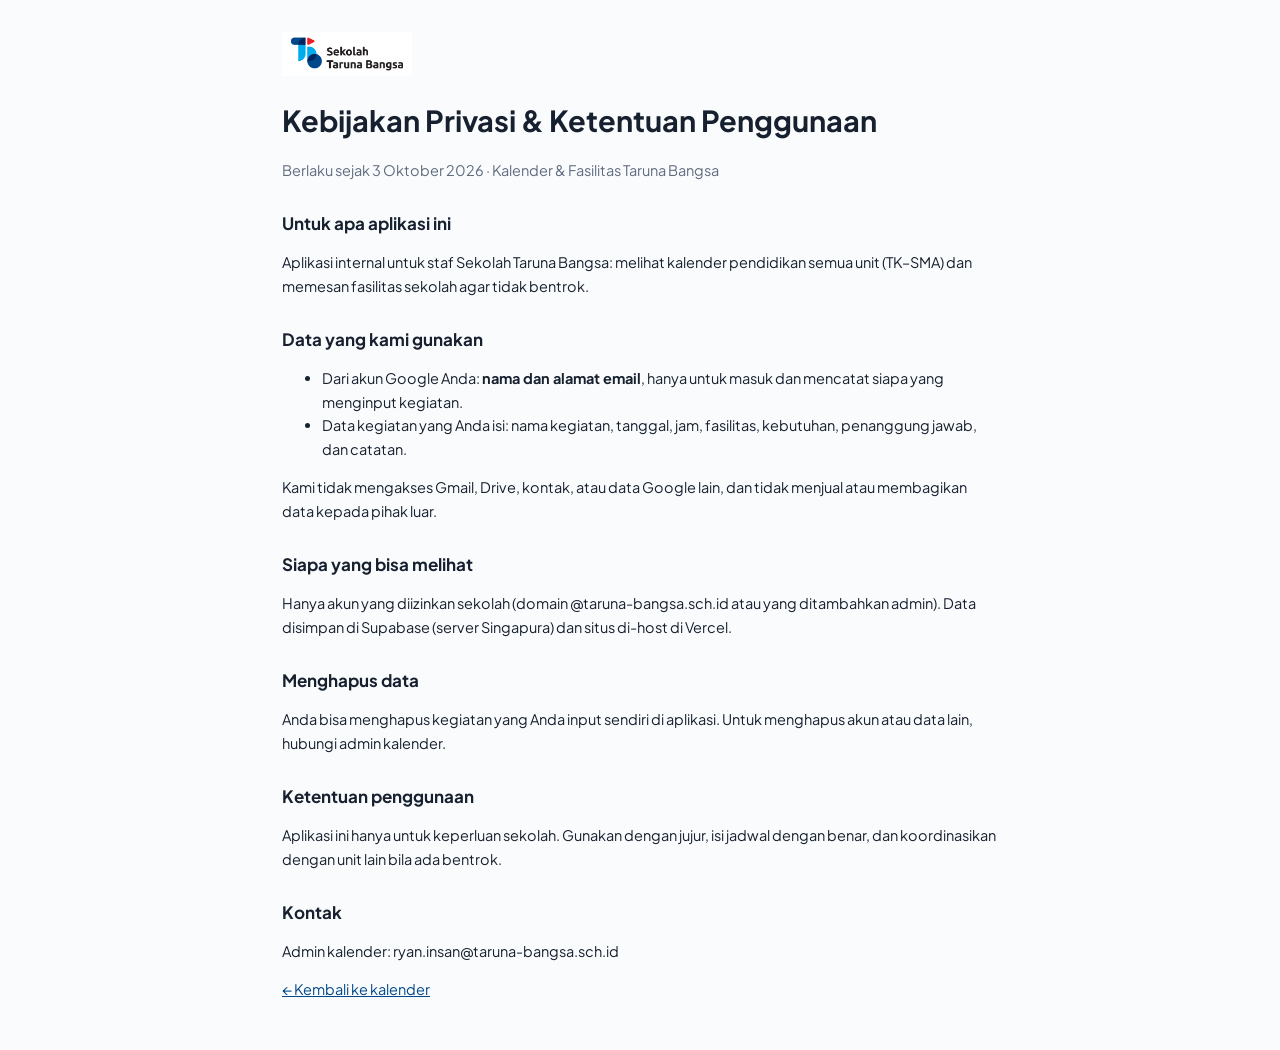
<file: privacy.html>
<!doctype html>
<html lang="id">
<head>
<meta charset="utf-8">
<meta name="viewport" content="width=device-width,initial-scale=1">
<title>Kebijakan Privasi · Kalender Taruna Bangsa</title>
<link rel="icon" href="favicon.png" type="image/png">
<link rel="stylesheet" href="https://fonts.googleapis.com/css2?family=Plus+Jakarta+Sans:wght@400;600;800&display=swap">
<link rel="stylesheet" href="styles.css">
<style>
  .doc{max-width:68ch;margin:0 auto;display:flex;flex-direction:column;gap:14px;line-height:1.65}
  .doc h1{margin:0}
  .doc h2{font-size:17px;margin:12px 0 0}
  .doc p,.doc ul{margin:0;color:var(--ink)}
  .doc .muted{color:var(--muted)}
</style>
</head>
<body>
<main class="doc" style="padding:32px 16px 48px">
  <a href="/"><img src="logo.png" alt="Sekolah Taruna Bangsa" style="height:44px;width:auto"></a>
  <h1>Kebijakan Privasi &amp; Ketentuan Penggunaan</h1>
  <p class="muted">Berlaku sejak 3 Oktober 2026 · Kalender &amp; Fasilitas Taruna Bangsa</p>

  <h2>Untuk apa aplikasi ini</h2>
  <p>Aplikasi internal untuk staf Sekolah Taruna Bangsa: melihat kalender pendidikan semua unit (TK–SMA) dan memesan fasilitas sekolah agar tidak bentrok.</p>

  <h2>Data yang kami gunakan</h2>
  <ul>
    <li>Dari akun Google Anda: <b>nama dan alamat email</b>, hanya untuk masuk dan mencatat siapa yang menginput kegiatan.</li>
    <li>Data kegiatan yang Anda isi: nama kegiatan, tanggal, jam, fasilitas, kebutuhan, penanggung jawab, dan catatan.</li>
  </ul>
  <p>Kami tidak mengakses Gmail, Drive, kontak, atau data Google lain, dan tidak menjual atau membagikan data kepada pihak luar.</p>

  <h2>Siapa yang bisa melihat</h2>
  <p>Hanya akun yang diizinkan sekolah (domain @taruna-bangsa.sch.id atau yang ditambahkan admin). Data disimpan di Supabase (server Singapura) dan situs di-host di Vercel.</p>

  <h2>Menghapus data</h2>
  <p>Anda bisa menghapus kegiatan yang Anda input sendiri di aplikasi. Untuk menghapus akun atau data lain, hubungi admin kalender.</p>

  <h2>Ketentuan penggunaan</h2>
  <p>Aplikasi ini hanya untuk keperluan sekolah. Gunakan dengan jujur, isi jadwal dengan benar, dan koordinasikan dengan unit lain bila ada bentrok.</p>

  <h2>Kontak</h2>
  <p>Admin kalender: <span>ryan.insan@taruna-bangsa.sch.id</span></p>

  <p><a href="/">← Kembali ke kalender</a></p>
</main>
</body>
</html>
</file>
<file: styles.css>
/* Layout: white app shell. Sticky top bar (logo · title · actions), one toolbar, then the active view.
   Brand: Sekolah Taruna Bangsa blue #004889 as the single accent; everything else is white and soft greys. */
:root{
  color-scheme: light;
  --bg:#FFFFFF;
  --page:#FAFBFD;          /* very light page wash behind cards */
  --surface:#FFFFFF;
  --sunk:#F1F4F8;
  --ink:#16202E;
  --muted:#5F6C7E;
  --line:#E2E7EE;
  --line-strong:#CBD3DE;

  --accent:#004889;
  --accent-hover:#003A6E;
  --accent-soft:#E8F0F8;
  --accent-ink:#FFFFFF;

  --danger:#C62828; --danger-bg:#FDECEC;
  --ok:#1B7F45;     --ok-bg:#E9F6EE;

  /* unit colors */
  --u-tk:#2E9B57; --u-sd:#D7263D; --u-smp:#0A84D6; --u-sma:#6B7685; --u-yys:#004889;

  --font:"Plus Jakarta Sans",system-ui,-apple-system,"Segoe UI",Roboto,sans-serif;
  --mono:"IBM Plex Mono",ui-monospace,Menlo,Consolas,monospace;
  --r:12px;
  --shadow:0 1px 2px rgb(16 32 56/.06),0 1px 1px rgb(16 32 56/.04);
}

*{box-sizing:border-box}
[hidden]{display:none!important}
html,body{background:var(--page);color:var(--ink)}
body{margin:0;font-family:var(--font);font-size:14.5px;line-height:1.5;-webkit-font-smoothing:antialiased}
img{max-width:100%}
button,input,select,textarea{font:inherit;color:inherit}
a{color:var(--accent)}
:focus-visible{outline:2px solid var(--accent);outline-offset:2px;border-radius:6px}
.tnum{font-variant-numeric:tabular-nums}
.mono{font-family:var(--mono);font-size:12px;font-variant-numeric:tabular-nums}
.eyebrow{font-size:11.5px;letter-spacing:.07em;text-transform:uppercase;color:var(--muted);font-weight:600}

/* ---------- top bar ---------- */
.topbar{position:sticky;top:0;z-index:10;background:var(--bg);border-bottom:1px solid var(--line)}
.topbar-in{max-width:1200px;margin:0 auto;padding:10px 16px;display:flex;align-items:center;gap:14px}
.brand{display:flex;align-items:center;gap:14px;min-width:0;text-decoration:none;color:inherit}
.brand img{height:52px;width:auto;display:block;margin-block:-6px}
.brand .sep{width:1px;height:28px;background:var(--line)}
.brand .title{display:flex;flex-direction:column;line-height:1.2;min-width:0}
.brand .title b{font-size:15px;font-weight:700;color:var(--ink);white-space:nowrap}
.brand .title span{font-size:12px;color:var(--muted);white-space:nowrap;overflow:hidden;text-overflow:ellipsis}
.topbar .spacer{flex:1}
.top-actions{display:flex;align-items:center;gap:8px}

.wrap{max-width:1200px;margin:0 auto;padding-inline:16px;padding-block:18px 40px;display:flex;flex-direction:column;gap:14px}

/* ---------- buttons ---------- */
.btn{border:1px solid var(--line-strong);background:var(--surface);border-radius:10px;padding:8px 14px;font-weight:600;font-size:14px;cursor:pointer;display:inline-flex;align-items:center;justify-content:center;gap:6px;white-space:nowrap;min-height:38px;color:var(--ink);transition:background .12s,border-color .12s}
.btn:hover{background:var(--sunk)}
.btn.primary{background:var(--accent);border-color:var(--accent);color:var(--accent-ink)}
.btn.primary:hover{background:var(--accent-hover);border-color:var(--accent-hover)}
.btn.danger{color:var(--danger);border-color:#F1C4C4}
.btn.danger:hover{background:var(--danger-bg)}
.btn.ghost{background:transparent;border-color:transparent;color:var(--muted)}
.btn.ghost:hover{background:var(--sunk);color:var(--ink)}
.btn:disabled{opacity:.45;cursor:not-allowed}
.navbtn{width:38px;padding:0;font-size:18px}

/* "more" menu */
.menu{position:relative}
.menu summary{list-style:none}
.menu summary::-webkit-details-marker{display:none}
.menu-list{position:absolute;right:0;top:calc(100% + 6px);background:var(--surface);border:1px solid var(--line);border-radius:12px;box-shadow:0 8px 24px rgb(16 32 56/.12);padding:6px;min-width:210px;display:flex;flex-direction:column;z-index:20}
.menu-list button{border:0;background:none;text-align:left;padding:10px 12px;border-radius:8px;cursor:pointer;font-weight:500}
.menu-list button:hover{background:var(--accent-soft);color:var(--accent)}

.userchip{display:inline-flex;align-items:center;gap:8px;border:0;background:none;cursor:pointer;padding:4px 6px 4px 4px;border-radius:999px;color:var(--ink);font-weight:600;max-width:220px}
.userchip:hover{background:var(--sunk)}
.userchip .avatar{width:30px;height:30px;border-radius:50%;background:var(--accent);color:#fff;display:grid;place-items:center;font-size:12.5px;font-weight:700;flex:none}
.userchip .uname{overflow:hidden;text-overflow:ellipsis;white-space:nowrap;font-size:13.5px}
.userchip .role{font-size:11px;font-weight:600;color:var(--accent);background:var(--accent-soft);border-radius:999px;padding:1px 8px}

/* ---------- toolbar ---------- */
.toolbar{display:flex;flex-wrap:wrap;gap:10px 14px;align-items:center}
.seg{display:inline-flex;background:var(--surface);border:1px solid var(--line);border-radius:10px;padding:3px;gap:2px}
.seg button{border:0;background:transparent;padding:7px 14px;border-radius:7px;font-weight:600;color:var(--muted);cursor:pointer}
.seg button:hover{color:var(--ink)}
.seg button[aria-pressed="true"]{background:var(--accent);color:#fff}
.chips{display:flex;flex-wrap:wrap;gap:6px}
.chip{--c:var(--muted);border:1px solid var(--line);background:var(--surface);color:var(--ink);border-radius:999px;padding:5px 12px 5px 9px;font-weight:600;font-size:13px;cursor:pointer;display:inline-flex;align-items:center;gap:7px}
.chip .dot{width:9px;height:9px;border-radius:50%;background:var(--c)}
.chip[aria-pressed="false"]{color:#9AA4B2;background:transparent}
.chip[aria-pressed="false"] .dot{background:transparent;box-shadow:inset 0 0 0 1.5px var(--c);opacity:.6}
.toolbar .spacer{flex:1}
.toolbar select{border:1px solid var(--line);background:var(--surface);border-radius:10px;padding:8px 12px;max-width:100%;min-height:38px}
.alert-pill{background:var(--danger-bg);color:var(--danger);border:1px solid #F4C7C7;border-radius:999px;padding:6px 12px;font-weight:700;font-size:13px;cursor:pointer}

/* ---------- banners ---------- */
.banner{display:flex;flex-wrap:wrap;gap:8px 14px;align-items:center;justify-content:space-between;border:1px solid var(--line);border-radius:var(--r);padding:14px 16px;background:var(--surface);color:var(--muted)}
.banner b{color:var(--ink)}
.banner .actions{display:flex;flex-wrap:wrap;gap:8px}
.banner.demo{background:var(--accent-soft);border-color:#C9DAEB;color:var(--ink)}

/* ---------- view header ---------- */
.vhead{display:flex;flex-wrap:wrap;align-items:center;gap:8px 10px}
.vhead h2{font-size:20px;font-weight:700;margin:0 4px;letter-spacing:-.01em;min-width:11ch}
.vhead .sub{color:var(--muted);font-size:13px}

/* ---------- month grid ---------- */
.month{background:var(--surface);border:1px solid var(--line);border-radius:var(--r);overflow:hidden;box-shadow:var(--shadow)}
.dow,.weeks{display:grid;grid-template-columns:repeat(7,minmax(0,1fr))}
.dow div{padding:10px 10px;font-size:12px;font-weight:600;color:var(--muted);border-bottom:1px solid var(--line);background:var(--surface)}
.day{min-height:110px;border-right:1px solid var(--line);border-bottom:1px solid var(--line);padding:6px;display:flex;flex-direction:column;gap:3px;cursor:pointer;min-width:0;background:var(--surface);transition:background .1s}
.day:nth-child(7n){border-right:0}
.day.out{background:#FAFBFC}
.day.out .dnum{color:#B0B8C4}
.day.weekend .dnum{color:var(--u-sd)}
.day:hover{background:var(--accent-soft)}
.dnum{font-weight:600;font-size:13px;display:flex;justify-content:space-between;align-items:center;padding:2px 4px}
.day.today .dnum span:first-child{background:var(--accent);color:#fff;border-radius:999px;min-width:24px;height:24px;display:inline-grid;place-items:center;padding:0 6px}
.ev{--c:var(--muted);font-size:12px;line-height:1.35;border-radius:6px;padding:3px 7px 3px 8px;background:color-mix(in srgb,var(--c) 10%,#fff);color:var(--ink);white-space:nowrap;overflow:hidden;text-overflow:ellipsis;border-left:3px solid var(--c)}
.ev b{color:var(--c);font-weight:700}
.ev.libur{background:#FFF4F4;border-left-style:dashed}
.ev .t{font-family:var(--mono);font-size:11px;color:var(--muted);margin-right:4px}
.ev.clash{background:var(--danger-bg);box-shadow:inset 0 0 0 1px var(--danger)}
.more{font-size:11.5px;color:var(--accent);font-weight:600;padding-left:6px}
.bang{display:inline-grid;line-height:1;font-family:var(--font);place-items:center;width:16px;height:16px;border-radius:50%;background:var(--danger);color:#fff;font-size:10px;font-weight:800;margin-right:4px;vertical-align:-2px;flex:none}

/* ---------- facility timeline ---------- */
.fgrid-wrap{background:var(--surface);border:1px solid var(--line);border-radius:var(--r);overflow-x:auto;box-shadow:var(--shadow)}
.fgrid{--hw:68px;min-width:calc(170px + var(--hw)*15);position:relative}
.frow{display:grid;grid-template-columns:170px 1fr;border-bottom:1px solid var(--line)}
.frow:last-child{border-bottom:0}
.flabel{padding:12px 14px;border-right:1px solid var(--line);font-weight:600;position:sticky;left:0;background:var(--surface);z-index:2}
.flabel small{display:block;color:var(--muted);font-weight:400;font-size:12px}
.ftrack{position:relative;background-image:repeating-linear-gradient(90deg,var(--line) 0 1px,transparent 1px var(--hw));cursor:copy}
.ftrack:hover{background-color:#FBFCFE}
.fhead .ftrack{cursor:default;background:none;height:34px}
.fhead .hr{position:absolute;top:9px;font-family:var(--mono);font-size:11px;color:var(--muted);transform:translateX(4px)}
.bar{--c:var(--muted);position:absolute;height:26px;border-radius:7px;background:color-mix(in srgb,var(--c) 14%,#fff);border-left:3px solid var(--c);font-size:12px;padding:4px 8px;overflow:hidden;white-space:nowrap;text-overflow:ellipsis;cursor:pointer;color:var(--ink);box-shadow:var(--shadow)}
.bar b{font-weight:700;margin-right:5px;color:var(--c)}
.bar.clash{background:repeating-linear-gradient(135deg,#FDECEC 0 6px,#fff 6px 12px);border-left-color:var(--danger);box-shadow:inset 0 0 0 1px var(--danger)}
.nowline{position:absolute;top:0;bottom:0;width:2px;background:var(--danger);opacity:.6;pointer-events:none;z-index:1}
.allday-strip{padding:12px 14px;display:flex;flex-wrap:wrap;gap:6px;align-items:center}
.allday-strip .lbl{font-size:12px;font-weight:600;color:var(--muted);margin-right:4px}
.hint{color:var(--muted);font-size:13px}

/* ---------- agenda ---------- */
.agenda{display:flex;flex-direction:column;gap:18px}
.agroup h3{font-size:14px;margin:0 0 8px;color:var(--muted);font-weight:600}
.alist{background:var(--surface);border:1px solid var(--line);border-radius:var(--r);overflow:hidden;box-shadow:var(--shadow)}
.arow{display:grid;grid-template-columns:76px minmax(0,1fr) auto;gap:4px 14px;padding:12px 16px;border-bottom:1px solid var(--line);cursor:pointer;align-items:center}
.arow:last-child{border-bottom:0}
.arow:hover{background:var(--accent-soft)}
.adate{font-weight:700;line-height:1.15}
.adate small{display:block;color:var(--muted);font-weight:500;font-size:12px}
.atitle{font-weight:600;min-width:0}
.ameta{color:var(--muted);font-size:13px;display:flex;flex-wrap:wrap;gap:2px 12px}
.ubadge{--c:var(--muted);display:inline-block;font-size:10.5px;font-weight:700;letter-spacing:.04em;border-radius:5px;padding:2px 7px;background:var(--c);color:#fff;margin-right:7px;vertical-align:1px}
.kind{font-size:12px;color:var(--muted);border:1px solid var(--line);border-radius:999px;padding:2px 10px;white-space:nowrap;background:var(--surface)}
.kind.clash{color:var(--danger);border-color:#F1C4C4;background:var(--danger-bg);font-weight:700}
.tag-doc{font-size:11px;font-weight:600;color:var(--accent);background:var(--accent-soft);border-radius:999px;padding:2px 9px;white-space:nowrap}
.needs{color:var(--ink);font-size:13px}
.needs b{color:var(--muted);font-weight:600}

/* ---------- side sheet & forms ---------- */
.scrim{position:fixed;inset:0;background:rgb(16 28 45/.32);z-index:30;display:flex;justify-content:flex-end}
.sheet{width:min(460px,100%);height:100%;background:var(--surface);overflow-y:auto;padding:calc(20px + env(safe-area-inset-top,0px)) 22px calc(24px + env(safe-area-inset-bottom,0px));display:flex;flex-direction:column;gap:14px;box-shadow:-8px 0 32px rgb(16 32 56/.12)}
.sheet h2{font-size:19px;margin:0;font-weight:700}
.shead{display:flex;justify-content:space-between;align-items:flex-start;gap:12px;padding-bottom:6px;border-bottom:1px solid var(--line)}
.field{display:flex;flex-direction:column;gap:6px;min-width:0}
.field label,.flab{font-size:13px;font-weight:600;color:var(--ink)}
.field input,.field select,.field textarea{border:1px solid var(--line-strong);background:var(--surface);border-radius:10px;padding:9px 12px;width:100%;min-height:40px}
.field input:focus,.field select:focus,.field textarea:focus{border-color:var(--accent);outline:3px solid var(--accent-soft);outline-offset:0}
.field textarea{min-height:72px;resize:vertical}
.row2{display:grid;grid-template-columns:1fr 1fr;gap:12px}
.check{display:flex;gap:8px;align-items:center;font-weight:500;cursor:pointer}
.check input{width:17px;height:17px;accent-color:var(--accent)}
.docopt{display:flex;gap:10px;align-items:flex-start;border:1px solid var(--line);border-radius:10px;padding:12px;background:var(--surface);cursor:pointer}
.docopt:has(input:checked){border-color:var(--accent);background:var(--accent-soft)}
.docopt input{margin-top:3px;width:17px;height:17px;accent-color:var(--accent)}
.docopt small{display:block;color:var(--muted);font-weight:400}
.conflict{border-radius:10px;padding:11px 13px;font-size:13.5px}
.conflict.bad{background:var(--danger-bg);color:var(--danger);border:1px solid #F4C7C7}
.conflict.good{background:var(--ok-bg);color:var(--ok);border:1px solid #BFE3CC}
.conflict ul{margin:6px 0 0;padding-left:18px;color:var(--ink)}
.err{color:var(--danger);font-size:13px;font-weight:600}
.dl{display:grid;grid-template-columns:120px 1fr;gap:10px 12px;margin:0}
.dl dt{color:var(--muted);font-size:13px}
.dl dd{margin:0;min-width:0;overflow-wrap:anywhere}
.sfoot{display:flex;flex-wrap:wrap;gap:8px;margin-top:auto;padding-top:12px;border-top:1px solid var(--line)}
.daylist{display:flex;flex-direction:column;gap:6px}
.daylist .ev{white-space:normal;font-size:13.5px;padding:9px 11px;cursor:pointer}
.facitem{display:flex;gap:8px;align-items:center}
.facitem input{flex:1;min-width:0;border:1px solid var(--line-strong);background:var(--surface);border-radius:10px;padding:8px 10px;min-height:38px}
table.prev{width:100%;border-collapse:collapse;font-size:13px}
table.prev th,table.prev td{text-align:left;padding:6px 8px;border-bottom:1px solid var(--line);vertical-align:top}
table.prev th{color:var(--muted);font-weight:600;background:var(--sunk);position:sticky;top:0}
.prev-wrap{max-height:260px;overflow:auto;border:1px solid var(--line);border-radius:10px}
.toast{position:fixed;left:50%;bottom:calc(22px + env(safe-area-inset-bottom,0px));transform:translateX(-50%);background:var(--ink);color:#fff;padding:10px 18px;border-radius:10px;font-weight:600;z-index:40;box-shadow:0 8px 24px rgb(16 32 56/.2)}
.legend{display:flex;flex-wrap:wrap;gap:6px 16px;color:var(--muted);font-size:12.5px}
.legend span{display:inline-flex;align-items:center;gap:6px}
.legend i{width:10px;height:10px;border-radius:3px;background:var(--c);display:inline-block}
.dots{display:none;flex-wrap:wrap;gap:3px;padding-left:4px}
.dots i{width:7px;height:7px;border-radius:50%;background:var(--c)}
.dots i.clash{outline:2px solid var(--danger);outline-offset:1px}

/* ---------- sign-in ---------- */
.gate{min-height:100vh;display:grid;place-items:center;padding:24px 16px;background:var(--page)}
.gate-card{width:min(420px,100%);background:var(--surface);border:1px solid var(--line);border-radius:16px;padding:32px 28px;display:flex;flex-direction:column;gap:12px;box-shadow:0 8px 32px rgb(16 32 56/.08)}
.gate-card .gate-logo{height:76px;width:auto;align-self:flex-start;margin:-10px 0 0 -14px}
.gate-card h1{margin:0;font-size:22px;font-weight:700}
.gate-card p{color:var(--muted);margin:0 0 6px}
.gate-actions{display:flex;flex-wrap:wrap;gap:8px}
.gate-actions .btn{min-height:44px;padding-inline:18px}

/* unit colors (last so they win) */
.u-TK{--c:var(--u-tk)} .u-SD{--c:var(--u-sd)} .u-SMP{--c:var(--u-smp)} .u-SMA{--c:var(--u-sma)} .u-YYS{--c:var(--u-yys)}

@media (max-width:760px){
  .brand .sep,.brand .title{display:none}
  .brand img{height:46px}
  .top-actions .btn.primary .lbl-long{display:none}
  .userchip .uname,.userchip .role{display:none}
  .day{min-height:64px;padding:4px}
  .day .ev,.day .more{display:none}
  .day .dots{display:flex}
  .dow div{padding:8px 4px;text-align:center;font-size:11px}
  .arow{grid-template-columns:62px minmax(0,1fr)}
  .arow .kind{grid-column:2;justify-self:start}
  .row2{grid-template-columns:1fr}
  .toolbar select{flex:1}
}
@media (prefers-reduced-motion:no-preference){.sheet{animation:slide .18s ease-out}@keyframes slide{from{transform:translateX(24px);opacity:.6}}}
</file>
